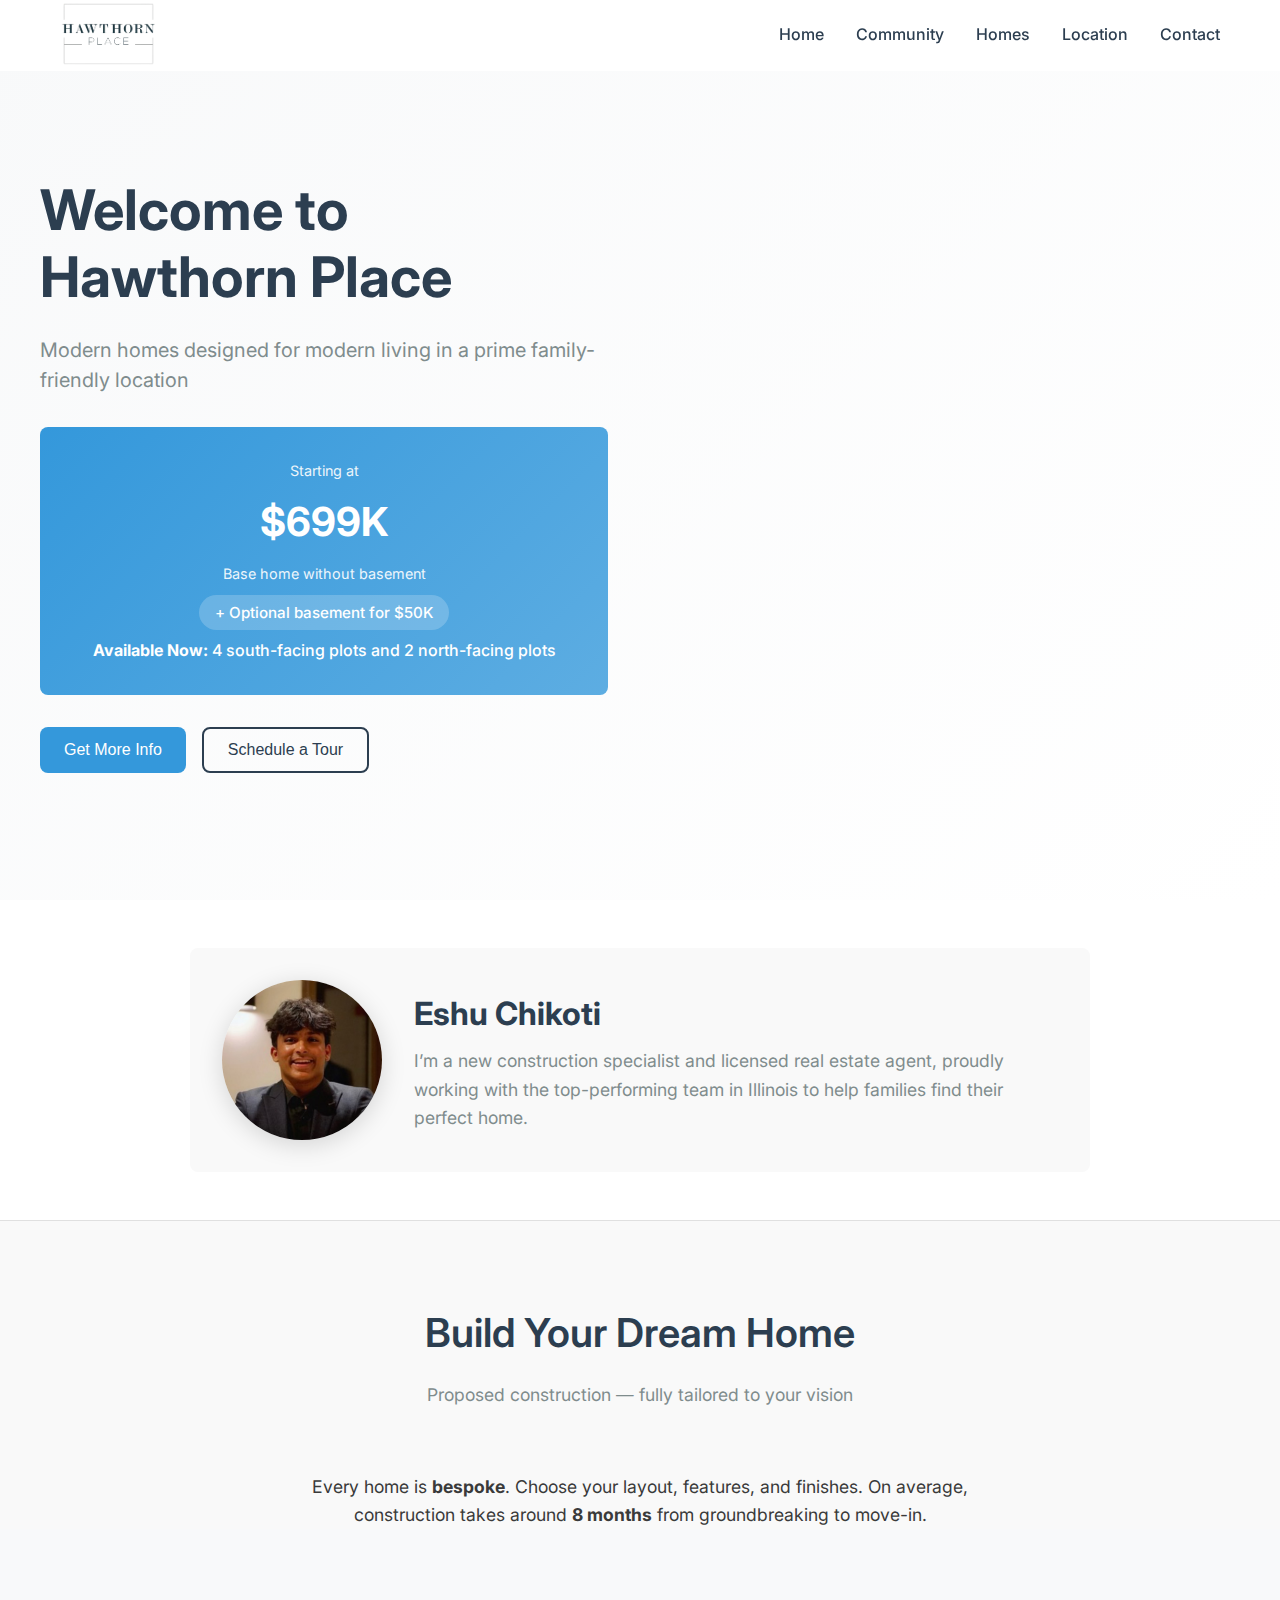
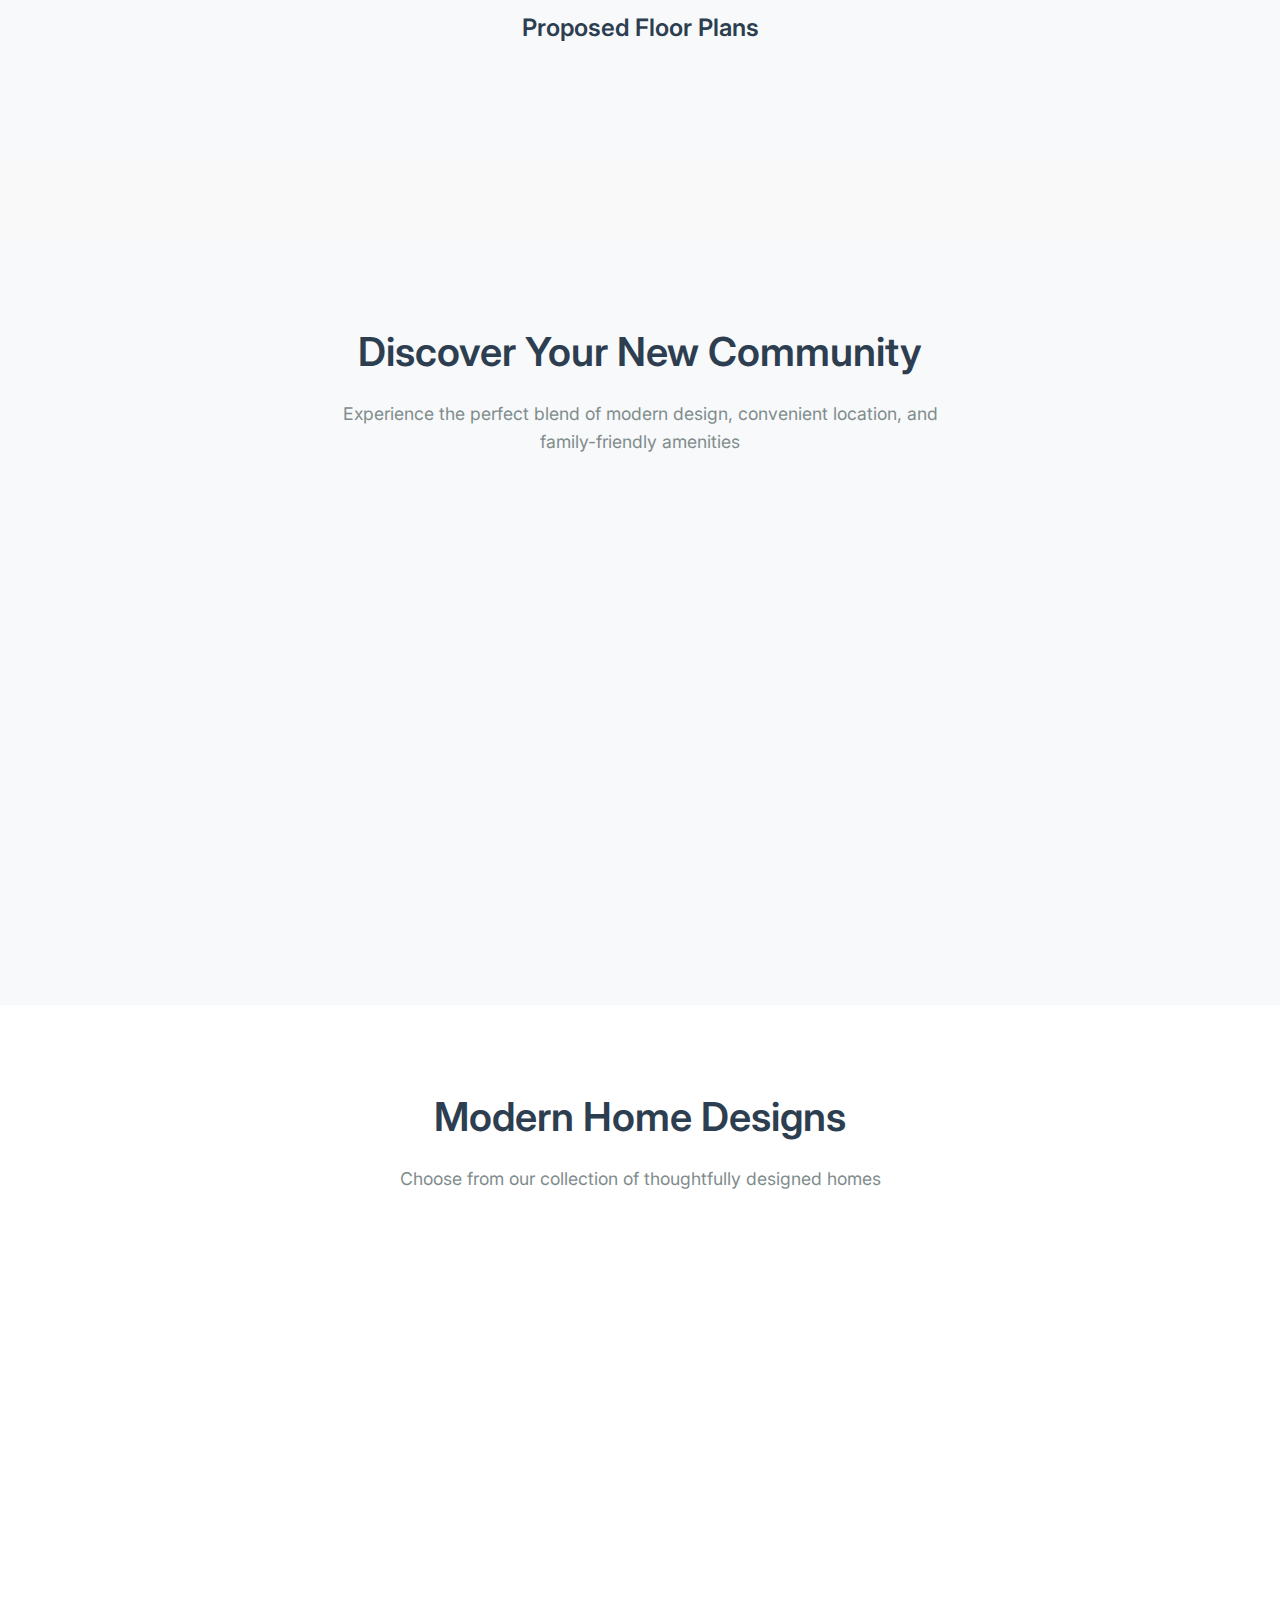
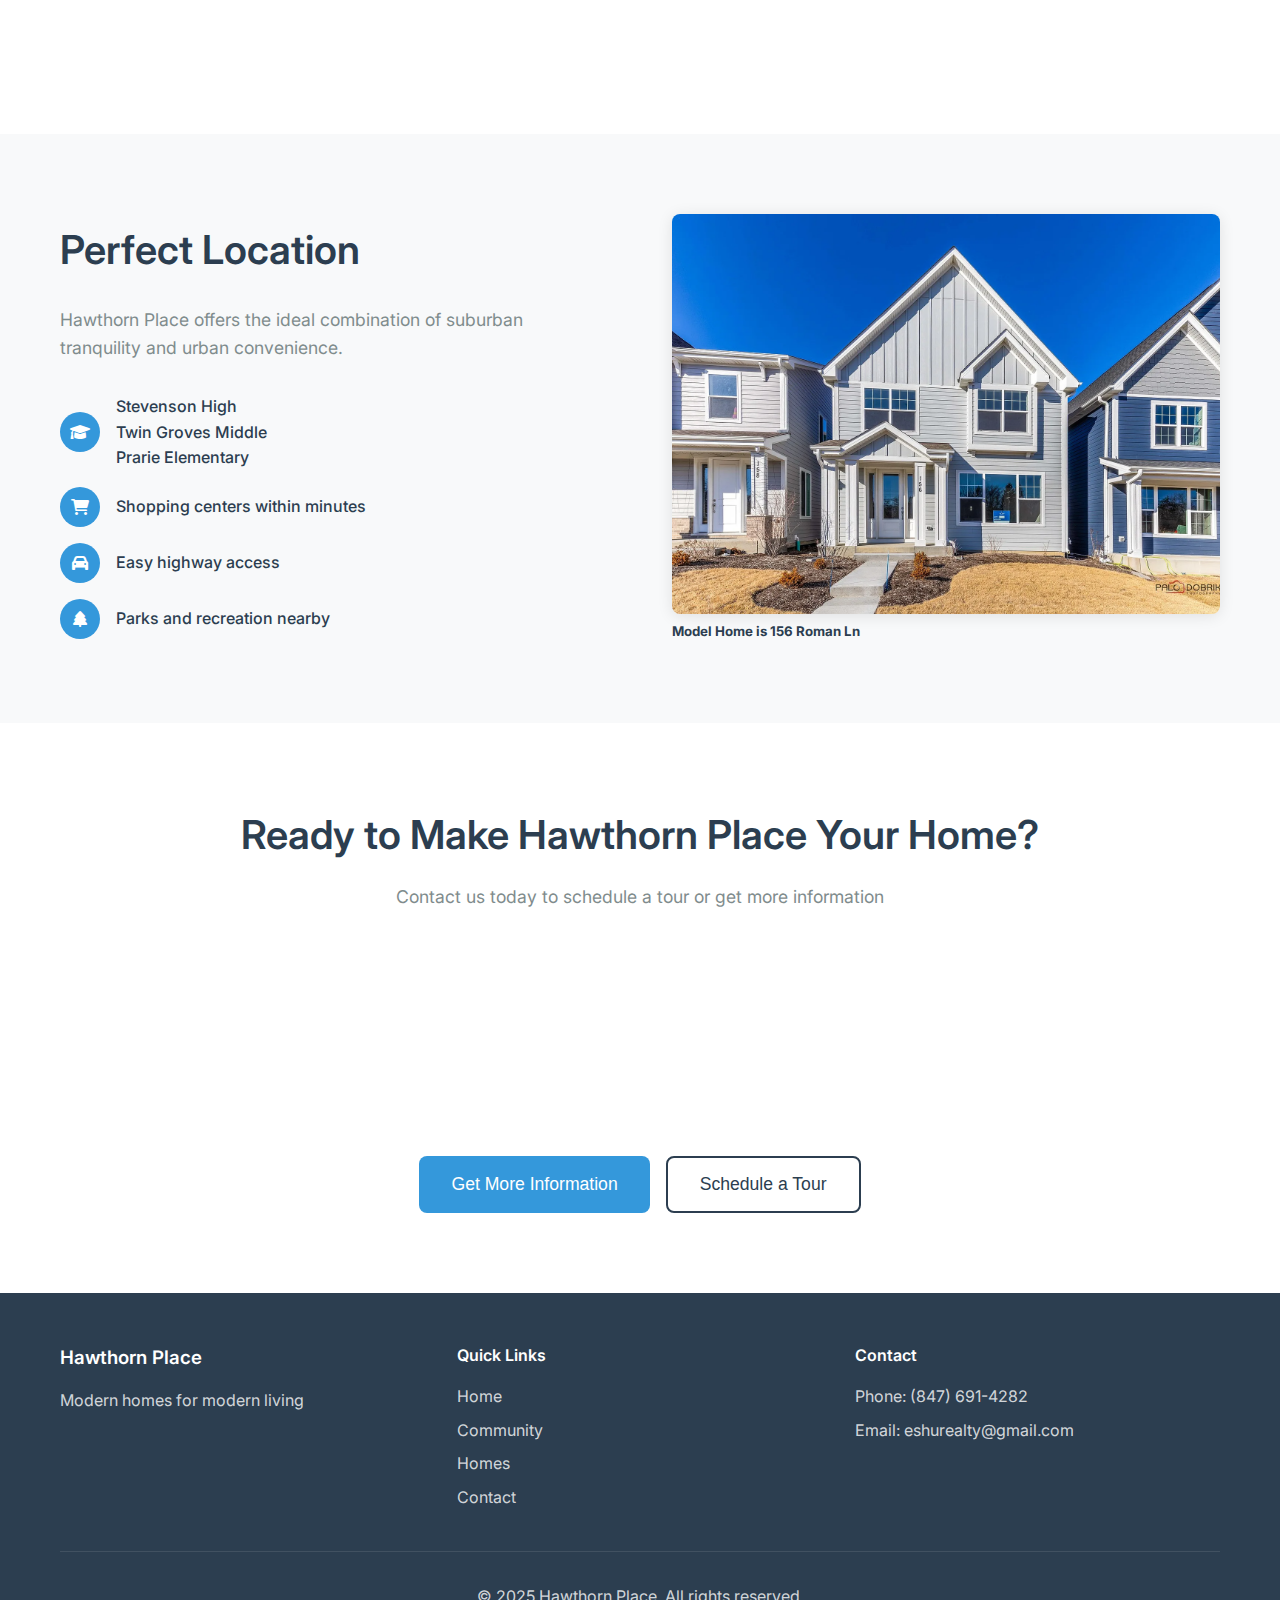
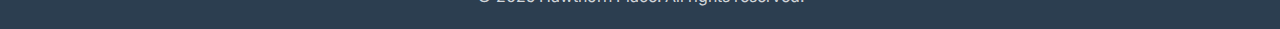
<file: index.html>
<!doctype html>
<html lang="en">
  <head>
    <meta charset="UTF-8" />
    <link rel="icon" type="image/svg+xml" href="/vite.svg" />
    <meta name="viewport" content="width=device-width, initial-scale=1.0" />
    <title>Hawthorn Place - Modern Homes Starting at $699K</title>
    <link href="https://fonts.googleapis.com/css2?family=Inter:wght@300;400;500;600;700&display=swap" rel="stylesheet">
    <link rel="stylesheet" href="https://cdnjs.cloudflare.com/ajax/libs/font-awesome/6.0.0/css/all.min.css">
    <link rel="stylesheet" href="/style.css">
  </head>
  <body>
    <!-- Navigation -->
    <nav class="navbar">
      <div class="nav-container">
        <div>
          <img src="pictures/logo.png" class="logo">
        </div>
        <div class="nav-menu">
          <a href="#home" class="nav-link">Home</a>
          <a href="#community" class="nav-link">Community</a>
          <a href="#homes" class="nav-link">Homes</a>
          <a href="#location" class="nav-link">Location</a>
          <a href="#contact" class="nav-link">Contact</a>
        </div>
        <div class="nav-toggle">
          <span></span>
          <span></span>
          <span></span>
        </div>
      </div>
    </nav>

    <!-- Hero Section -->
      <section id="home" class="hero">
        <div class="hero-content">
          <div class="hero-text">
            <h1 class="hero-title">Welcome to Hawthorn Place</h1>
            <p class="hero-subtitle">Modern homes designed for modern living in a prime family-friendly location</p>
            <div class="pricing-highlight">
              <div class="price-box">
                <span class="price-label">Starting at</span>
                <span class="price-amount">$699K</span>
                <span class="price-detail">Base home without basement</span>
              </div>
              <div class="price-addon">
                <span class="addon-text">+ Optional basement for $50K</span>
              </div>
              <div class="plot-availability">
                <p><strong>Available Now:</strong> 4 south-facing plots and 2 north-facing plots</p>
              </div>
            </div>
            <div class="hero-buttons">
              <button class="btn btn-primary" onclick="openModal()">Get More Info</button>
              <button class="btn btn-secondary" onclick="scrollToSection('contact')">Schedule a Tour</button>
            </div>
          </div>
        </div>
      </section>
    <section id="hero-side" class="hero-side-rect">
      <img src="/pictures/profile.png" alt="Eshu Chikoti" class="profile-pic-rect" />
      <div class="hero-side-text">
        <h2>Eshu Chikoti</h2>
        <p>I’m a new construction specialist and licensed real estate agent, proudly working with the top-performing team in Illinois to help families find their perfect home.</p>
      </div>
    </section>    

    <!-- Custom Build Section -->
    <section id="custom-build" class="custom-build-section">
      <div class="container">
        <div class="section-header">
          <h2>Build Your Dream Home</h2>
          <p class="section-subtitle">Proposed construction — fully tailored to your vision</p>
        </div>
        <div class="custom-build-text animate-in">
          <p>
            Every home is <strong>bespoke</strong>. Choose your layout, features, and finishes. On average, construction takes around <strong>8 months</strong> from groundbreaking to move-in.
          </p>
        </div>
      </div>
      <section class="reviews" id="reviews">
        <h2>Proposed Floor Plans</h2>
        <div class="reviews-slider scrollable">
          <div class="reviews-track scroll-track"></div>
        </div>
      </section>
    </section>


    <!-- Community Overview -->
    <section id="community" class="community-section">
      <div class="container">
        <div class="section-header">
          <h2>Discover Your New Community</h2>
          <p>Experience the perfect blend of modern design, convenient location, and family-friendly amenities</p>
        </div>
        <div class="features-grid">
          <div class="feature-card">
            <div class="feature-icon">
              <i class="fas fa-home"></i>
            </div>
            <h3>Fully Customizable Homes</h3>
            <p>Every home is bespoke—designed exactly the way you want it. We use premium interior finishes and include a 1-year full builder warranty for peace of mind.</p>
          </div>
          <div class="feature-card">
            <div class="feature-icon">
              <i class="fas fa-map-marker-alt"></i>
            </div>
            <h3>Unmatched Location & Value</h3>
            <p>Located in the top-rated Stevenson School District. No other new construction offers fully custom single-family homes under $700K in this area.</p>
          </div>
          <div class="feature-card">
            <div class="feature-icon">
              <i class="fas fa-users"></i>
            </div>
            <h3>Thriving Neighborhood</h3>
            <p>Two parks within walking distance, with a brand-new daycare and Starbucks coming soon—helping keep property values strong and the community active.</p>
          </div>
        </div>
      </div>
    </section>

    <!-- Homes Section -->
    <section id="homes" class="homes-section">
      <div class="container">
        <div class="section-header">
          <h2>Modern Home Designs</h2>
          <p>Choose from our collection of thoughtfully designed homes</p>
        </div>
        <div class="homes-grid">
          <div class="home-card">
            <img src="/pictures/kitchen.png" alt="Modern kitchen" />
            <div class="home-info">
              <h3>Open Concept Living</h3>
              <p>Spacious kitchens with great lighting, modern appliances and real hardwood</p>
            </div>
          </div>
          <div class="home-card">
            <img src="/pictures/bathroom.png" alt="Modern bedroom" />
            <div class="home-info">
              <h3>Comfortable Rooms</h3>
              <p>Well-appointed rooms with ample natural light and storage space</p>
            </div>
          </div>
          <div class="home-card">
            <img src="/pictures/shower.png" alt="Modern bathroom" />
            <div class="home-info">
              <h3>Luxury Bathrooms</h3>
              <p>Spa-like bathrooms with premium fixtures and elegant finishes</p>
            </div>
          </div>
        </div>
      </div>
    </section>

    <!-- Location Section -->
    <section id="location" class="location-section">
      <div class="container">
        <div class="location-content">
          <div class="location-text">
            <h2>Perfect Location</h2>
            <p>Hawthorn Place offers the ideal combination of suburban tranquility and urban convenience.</p>
            <div class="location-features">
              <div class="location-feature">
                <i class="fas fa-graduation-cap"></i>
                <span>Stevenson High<br> Twin Groves Middle<br> Prarie Elementary</span>
              </div>
              <div class="location-feature">
                <i class="fas fa-shopping-cart"></i>
                <span>Shopping centers within minutes</span>
              </div>
              <div class="location-feature">
                <i class="fas fa-car"></i>
                <span>Easy highway access</span>
              </div>
              <div class="location-feature">
                <i class="fas fa-tree"></i>
                <span>Parks and recreation nearby</span>
              </div>
            </div>
          </div>
          <div class="location-image">
            <img src="/pictures/one.png" alt="Community area" />
            <h5>Model Home is 156 Roman Ln</h5>
          </div>
        </div>
      </div>
    </section>

    <!-- Contact Section -->
    <section id="contact" class="contact-section">
      <div class="container">
        <div class="section-header">
          <h2>Ready to Make Hawthorn Place Your Home?</h2>
          <p>Contact us today to schedule a tour or get more information</p>
        </div>
        <div class="contact-content">
          <div class="contact-info">
            <div class="contact-item">
              <i class="fas fa-phone"></i>
              <div>
                <h4>Call Us</h4>
                <a href="sms:+12247631518?&body=Hi!%20I'm%20interested%20in%20working%20with%20you.">(847) 691-4282</a>
              </div>
            </div>
            <div class="contact-item">
              <i class="fas fa-envelope"></i>
              <div>
                <h4>Email Us</h4>
                <a href="mailto:eshurealty@gmail.com">eshurealty@gmail.com</a>
              </div>
            </div>
            <div class="contact-item">
              <i class="fas fa-map-marker-alt"></i>
              <div>
                <h4>Visit Us</h4>
                <p>Hawthorn Woods, IL<br>156 Roman Ln</p>
              </div>
            </div>
          </div>
          <div class="cta-buttons">
            <button class="btn btn-primary btn-large" onclick="openModal()">Get More Information</button>
            <button class="btn btn-secondary btn-large">Schedule a Tour</button>
          </div>
        </div>
      </div>
    </section>

    <!-- Footer -->
    <footer class="footer">
      <div class="container">
        <div class="footer-content">
          <div class="footer-section">
            <h3>Hawthorn Place</h3>
            <p>Modern homes for modern living</p>
          </div>
          <div class="footer-section">
            <h4>Quick Links</h4>
            <a href="#home">Home</a>
            <a href="#community">Community</a>
            <a href="#homes">Homes</a>
            <a href="#contact">Contact</a>
          </div>
          <div class="footer-section">
            <h4>Contact</h4>
            <a href="sms:+12247631518?&body=Hi!%20I'm%20interested%20in%20working%20with%20you.">Phone: (847) 691-4282</a>
            <a href="mailto:eshurealty@gmail.com">Email: eshurealty@gmail.com</a>
          </div>
        </div>
        <div class="footer-bottom">
          <p>&copy; 2025 Hawthorn Place. All rights reserved.</p>
        </div>
      </div>
    </footer>

    <!-- Email Signup Modal -->
    <div id="emailModal" class="modal">
      <div class="modal-content">
        <span class="close" onclick="closeModal()">&times;</span>
        <div class="modal-header">
          <h2>Access Exclusive Information</h2>
          <p>Sign up to receive detailed floor plans, pricing, and exclusive updates about Hawthorn Place</p>
        </div>
        <form class="modal-form" action="https://formsubmit.co/93c113c75972e478203ba9f0df565fbf" method="POST">
          <div class="form-group">
            <label for="firstName">First Name</label>
            <input type="text" id="firstName" name="firstName" required>
          </div>
          <div class="form-group">
            <label for="lastName">Last Name</label>
            <input type="text" id="lastName" name="lastName" required>
          </div>
          <div class="form-group">
            <label for="email">Email Address</label>
            <input type="email" id="email" name="email" required>
          </div>
          <div class="form-group">
            <label for="phone">Phone Number</label>
            <input type="tel" id="phone" name="phone" required pattern="[0-9]{10}" placeholder="e.g. 8475551234">
          </div>
          <input type="hidden" name="_next" value="https://chikotirealestate.com">
          <input type="hidden" name="_captcha" value="false">
          <button type="submit" class="btn btn-primary btn-full">Get Exclusive Access</button>
        </form>
      </div>
    </div>
    <script type="module" src="/mainPage.js"></script>
  </body>
</html>
</file>
<file: style.css>
/* Reset and Base Styles */
* {
  margin: 0;
  padding: 0;
  box-sizing: border-box;
}

html {
  scroll-behavior: smooth;
}

:root {
  --primary-color: #2c3e50;
  --secondary-color: #3498db;
  --accent-color: #f39c12;
  --text-dark: #2c3e50;
  --text-light: #7f8c8d;
  --background-light: #ffffff;
  --background-gray: #f8f9fa;
  --border-color: #e9ecef;
  --shadow: 0 2px 15px rgba(0, 0, 0, 0.1);
  --shadow-hover: 0 5px 25px rgba(0, 0, 0, 0.15);
  --border-radius: 8px;
  --transition: all 0.3s ease;
}

body {
  font-family: 'Inter', -apple-system, BlinkMacSystemFont, 'Segoe UI', Roboto, sans-serif;
  line-height: 1.6;
  color: var(--text-dark);
  background-color: var(--background-light);
  overflow-x: hidden;
}

.container {
  max-width: 1200px;
  margin: 0 auto;
  padding: 0 20px;
}

/* Navigation */
.navbar {
  position: fixed;
  top: 0;
  left: 0;
  right: 0;
  background: rgba(255, 255, 255, 0.95);
  backdrop-filter: blur(10px);
  z-index: 1000;
  transition: var(--transition);
  border-bottom: 1px solid transparent;
}

.navbar.scrolled {
  background: rgba(255, 255, 255, 0.98);
  border-bottom-color: var(--border-color);
  box-shadow: var(--shadow);
}

.nav-container {
  max-width: 1200px;
  margin: 0 auto;
  padding: 0 20px;
  display: flex;
  justify-content: space-between;
  align-items: center;
  height: 70px;
}
.logo{
  padding-top: 1rem;
  height:90px;
}

.nav-menu {
  display: flex;
  gap: 2rem;
}

.nav-link {
  text-decoration: none;
  color: var(--text-dark);
  font-weight: 500;
  transition: var(--transition);
  position: relative;
}

.nav-link:hover {
  color: var(--secondary-color);
}

.nav-link::after {
  content: '';
  position: absolute;
  bottom: -5px;
  left: 0;
  width: 0;
  height: 2px;
  background: var(--secondary-color);
  transition: var(--transition);
}

.nav-link:hover::after {
  width: 100%;
}

.nav-toggle {
  display: none;
  flex-direction: column;
  cursor: pointer;
  gap: 4px;
}

.nav-toggle span {
  width: 25px;
  height: 3px;
  background: var(--primary-color);
  transition: var(--transition);
}

.nav-toggle.active span:nth-child(1) {
  transform: rotate(45deg) translate(5px, 5px);
}

.nav-toggle.active span:nth-child(2) {
  opacity: 0;
}

.nav-toggle.active span:nth-child(3) {
  transform: rotate(-45deg) translate(7px, -6px);
}

/* Hero Section */
.hero {
  min-height: 100vh;
  min-width: 300px;
  flex: 1 1 60%;
  display: flex;
  align-items: center;
  padding: 100px 20px 50px;
  background: linear-gradient(135deg, #f8f9fa 0%, #ffffff 100%);
}

.hero-content {
  max-width: 1200px;
  margin: 0 auto;
  display: grid;
  grid-template-columns: 1fr 1fr;
  gap: 4rem;
  align-items: center;
}

.hero-title {
  font-size: 3.5rem;
  font-weight: 700;
  line-height: 1.2;
  margin-bottom: 1.5rem;
  color: var(--primary-color);
}

.hero-subtitle {
  font-size: 1.25rem;
  color: var(--text-light);
  margin-bottom: 2rem;
  line-height: 1.5;
}

.pricing-highlight {
  background: linear-gradient(135deg, var(--secondary-color), #5dade2);
  padding: 2rem;
  border-radius: var(--border-radius);
  margin-bottom: 2rem;
  min-width: 315px;
  color: white;
  text-align: center;
}

.price-box {
  display: flex;
  flex-direction: column;
  align-items: center;
  margin-bottom: 1rem;
}

.price-label {
  font-size: 0.9rem;
  opacity: 0.9;
  margin-bottom: 0.5rem;
}

.price-amount {
  font-size: 2.5rem;
  font-weight: 700;
  margin-bottom: 0.5rem;
}

.price-detail {
  font-size: 0.9rem;
  opacity: 0.9;
}

.price-addon {
  font-size: 0.95rem;
  font-weight: 500;
}

.addon-text {
  padding: 0.5rem 1rem;
  background: rgba(255, 255, 255, 0.2);
  border-radius: 25px;
}

.hero-buttons {
  display: flex;
  gap: 1rem;
  flex-wrap: wrap;
}

.hero-image img {
  width: 100%;
  height: 500px;
  object-fit: cover;
  border-radius: var(--border-radius);
  box-shadow: var(--shadow-hover);
}
@media (max-width: 768px) {

  .hero, .hero-side {
    width: 100%;
    padding: 50px 0;
  }

  .hero-content {
    display: flex;
    flex-direction: column;
    align-items: center;
    text-align: center;
  }

  .hero-text {
    order: 1;
    text-align: center;
    align-items: center;
  }

  .hero-buttons {
    justify-content: center;
  }

  .pricing-highlight {
    text-align: center;
  }
  .hero-side-rect {
    flex-direction: column;
    text-align: center;
  }

  .profile-pic-rect {
    margin-bottom: 1rem;
  }
}
.hero-side-rect {
  display: flex;
  align-items: center;
  gap: 2rem;
  background: #f9f9f9;
  padding: 2rem;
  border-radius: var(--border-radius);
  max-width: 900px;
  margin: 3rem auto;
}

.profile-pic-rect {
  width: 160px;
  height: 160px;
  border-radius: 50%;
  object-fit: cover;
  box-shadow: var(--shadow-hover);
}

.hero-side-text h2 {
  font-size: 2rem;
  color: var(--primary-color);
  margin-bottom: 0.5rem;
}

.hero-side-text p {
  font-size: 1.1rem;
  color: var(--text-light);
  line-height: 1.6;
  max-width: 600px;
}




/* Buttons */
.btn {
  padding: 12px 24px;
  border: none;
  border-radius: var(--border-radius);
  cursor: pointer;
  font-weight: 500;
  font-size: 1rem;
  transition: var(--transition);
  text-decoration: none;
  display: inline-block;
  text-align: center;
}

.btn-primary {
  background: var(--secondary-color);
  color: white;
}

.btn-primary:hover {
  background: #2980b9;
  transform: translateY(-2px);
  box-shadow: var(--shadow-hover);
}

.btn-secondary {
  background: transparent;
  color: var(--primary-color);
  border: 2px solid var(--primary-color);
}

.btn-secondary:hover {
  background: var(--primary-color);
  color: white;
  transform: translateY(-2px);
}

.btn-large {
  padding: 16px 32px;
  font-size: 1.1rem;
}

.btn-full {
  width: 100%;
}

.custom-build-section {
  padding: 80px 0;
  background-color: #f9f9f9;
  border-top: 1px solid #e0e0e0;
}

.section-subtitle {
  font-size: 1rem;
  color: #6b7280;
  margin-top: 10px;
}

.custom-build-text {
  font-size: 1.1rem;
  color: #3A3A3A;
  line-height: 1.6;
  max-width: 700px;
  margin: 20px auto 0;
  text-align: center;
}

/* Sections */
.section-header {
  text-align: center;
  margin-bottom: 4rem;
}

.section-header h2 {
  font-size: 2.5rem;
  font-weight: 600;
  margin-bottom: 1rem;
  color: var(--primary-color);
}

.section-header p {
  font-size: 1.1rem;
  color: var(--text-light);
  max-width: 600px;
  margin: 0 auto;
}

/* Community Section */
.community-section {
  padding: 80px 0;
  background: var(--background-gray);
}

.features-grid {
  display: grid;
  grid-template-columns: repeat(auto-fit, minmax(300px, 1fr));
  gap: 2rem;
}

.feature-card {
  background: white;
  padding: 2.5rem;
  border-radius: var(--border-radius);
  text-align: center;
  box-shadow: var(--shadow);
  transition: var(--transition);
  opacity: 0;
  transform: translateY(30px);
}

.feature-card.animate-in {
  opacity: 1;
  transform: translateY(0);
}

.feature-card:hover {
  transform: translateY(-5px);
  box-shadow: var(--shadow-hover);
}

.feature-icon {
  width: 80px;
  height: 80px;
  background: linear-gradient(135deg, var(--secondary-color), #5dade2);
  border-radius: 50%;
  display: flex;
  align-items: center;
  justify-content: center;
  margin: 0 auto 1.5rem;
  color: white;
  font-size: 1.5rem;
}

.feature-card h3 {
  font-size: 1.5rem;
  font-weight: 600;
  margin-bottom: 1rem;
  color: var(--primary-color);
}

.feature-card p {
  color: var(--text-light);
  line-height: 1.6;
}
/* Reviews Section */
.reviews {
  padding: 5rem 1rem;
  background: var(--background-gray);
}

.reviews h2 {
  text-align: center;
  font-size: 2.5rem;
  font-weight: 600;
  margin-bottom: 4rem;
  color: var(--primary-color);
}

.reviews-slider {
  position: relative;
  max-width: var(--max-width);
  margin: 0 auto;
  overflow: hidden;
  padding: 0 20px;
}

.reviews-track {
  display: flex;
  gap: 2rem;
  transition: transform 0.5s;
}

.review-card {
  flex: 0 0 100%;
  background: white;
  padding: 2.5rem;
  border-radius: var(--border-radius);
  box-shadow: var(--shadow);
  text-align: center;
  transition: var(--transition);
}

.review-img {
  width: 100%;
  max-height: 500px;
  object-fit: contain;
  border-radius: 12px;
  box-shadow: 0 4px 12px rgba(0,0,0,0.1);
}

.reviews h2 {
  text-align: center;
  font-size: 1.5rem;
  font-weight: 600;
  margin-bottom: 2rem;
  color: var(--primary-color);
}

.slider-controls {
  display: flex;
  justify-content: center;
  gap: 1rem;
  margin-top: 2.5rem;
}

.scrollable {
  overflow-x: auto;
  overflow-y: hidden;
  -webkit-overflow-scrolling: touch;
  scroll-snap-type: x mandatory;
}

.scroll-track {
  display: flex;
  gap: 1rem;
  scroll-snap-align: start;
}

.review-card {
  flex: 0 0 auto;
  width: 90vw; /* Or 300px, or whatever width you want */
  scroll-snap-align: start;
  border-radius: 0.5rem;
  overflow: hidden;
  box-shadow: 0 4px 10px rgba(0,0,0,0.1);
}

/* Homes Section */
.homes-section {
  padding: 80px 0;
}

.homes-grid {
  display: grid;
  grid-template-columns: repeat(auto-fit, minmax(350px, 1fr));
  gap: 2rem;
}

.home-card {
  background: white;
  border-radius: var(--border-radius);
  overflow: hidden;
  box-shadow: var(--shadow);
  transition: var(--transition);
  opacity: 0;
  transform: translateY(30px);
}

.home-card.animate-in {
  opacity: 1;
  transform: translateY(0);
}

.home-card:hover {
  transform: translateY(-5px);
  box-shadow: var(--shadow-hover);
}

.home-card img {
  width: 100%;
  height: 250px;
  object-fit: cover;
}

.home-info {
  padding: 1.5rem;
}

.home-info h3 {
  font-size: 1.25rem;
  font-weight: 600;
  margin-bottom: 0.5rem;
  color: var(--primary-color);
}

.home-info p {
  color: var(--text-light);
}

/* Location Section */
.location-section {
  padding: 80px 0;
  background: var(--background-gray);
}

.location-content {
  display: grid;
  grid-template-columns: 1fr 1fr;
  gap: 4rem;
  align-items: center;
}

.location-text h2 {
  font-size: 2.5rem;
  font-weight: 600;
  margin-bottom: 1.5rem;
  color: var(--primary-color);
}

.location-text p {
  font-size: 1.1rem;
  color: var(--text-light);
  margin-bottom: 2rem;
  line-height: 1.6;
}

.location-features {
  display: flex;
  flex-direction: column;
  gap: 1rem;
}

.location-feature {
  display: flex;
  align-items: center;
  gap: 1rem;
  font-weight: 500;
}

.location-feature i {
  width: 40px;
  height: 40px;
  background: var(--secondary-color);
  color: white;
  border-radius: 50%;
  display: flex;
  align-items: center;
  justify-content: center;
}

.location-image img {
  width: 100%;
  height: 400px;
  object-fit: cover;
  border-radius: var(--border-radius);
  box-shadow: var(--shadow);
}
.plot-availability {
  margin-top: 12px;
  font-size: 1rem;
  font-weight: 500;
}


/* Contact Section */
.contact-section {
  padding: 80px 0;
}

.contact-content {
  display: flex;
  flex-direction: column;
  align-items: center;
  gap: 3rem;
}

.contact-info {
  display: grid;
  grid-template-columns: repeat(auto-fit, minmax(250px, 1fr));
  gap: 2rem;
  width: 100%;
}

.contact-item {
  display: flex;
  align-items: center;
  gap: 1rem;
  padding: 1.5rem;
  background: var(--background-gray);
  border-radius: var(--border-radius);
  opacity: 0;
  transform: translateY(30px);
  transition: var(--transition);
}

.contact-item.animate-in {
  opacity: 1;
  transform: translateY(0);
}

.contact-item i {
  width: 50px;
  height: 50px;
  background: var(--secondary-color);
  color: white;
  border-radius: 50%;
  display: flex;
  align-items: center;
  justify-content: center;
  font-size: 1.2rem;
}

.contact-item h4 {
  font-weight: 600;
  margin-bottom: 0.5rem;
  color: var(--primary-color);
}

.contact-item p {
  color: var(--text-light);
  margin: 0;
}

.cta-buttons {
  display: flex;
  gap: 1rem;
  flex-wrap: wrap;
  justify-content: center;
}

/* Footer */
.footer {
  background: var(--primary-color);
  color: white;
  padding: 50px 0 20px;
}

.footer-content {
  display: grid;
  grid-template-columns: repeat(auto-fit, minmax(250px, 1fr));
  gap: 2rem;
  margin-bottom: 2rem;
}

.footer-section h3,
.footer-section h4 {
  margin-bottom: 1rem;
  font-weight: 600;
}

.footer-section a {
  color: rgba(255, 255, 255, 0.8);
  text-decoration: none;
  display: block;
  margin-bottom: 0.5rem;
  transition: var(--transition);
}

.footer-section a:hover {
  color: white;
}

.footer-section p {
  color: rgba(255, 255, 255, 0.8);
  margin-bottom: 0.5rem;
}

.footer-bottom {
  text-align: center;
  padding-top: 2rem;
  border-top: 1px solid rgba(255, 255, 255, 0.1);
  color: rgba(255, 255, 255, 0.8);
}

/* Modal */
.modal {
  display: none;
  position: fixed;
  z-index: 2000;
  left: 0;
  top: 0;
  width: 100%;
  height: 100%;
  background-color: rgba(0, 0, 0, 0.5);
  backdrop-filter: blur(5px);
}

.modal-content {
  background-color: white;
  margin: 5% auto;
  padding: 0;
  border-radius: var(--border-radius);
  width: 90%;
  max-width: 500px;
  position: relative;
  box-shadow: var(--shadow-hover);
  animation: modalSlideIn 0.3s ease;
}

@keyframes modalSlideIn {
  from {
    transform: translateY(-50px);
    opacity: 0;
  }
  to {
    transform: translateY(0);
    opacity: 1;
  }
}

.close {
  position: absolute;
  top: 15px;
  right: 20px;
  color: var(--text-light);
  font-size: 28px;
  font-weight: bold;
  cursor: pointer;
  transition: var(--transition);
}

.close:hover {
  color: var(--text-dark);
}

.modal-header {
  padding: 2rem;
  text-align: center;
}

.modal-header h2 {
  font-size: 1.8rem;
  font-weight: 600;
  margin-bottom: 1rem;
  color: var(--primary-color);
}

.modal-header p {
  color: var(--text-light);
  line-height: 1.6;
}

.modal-form {
  padding: 0 2rem 2rem;
}

.form-group {
  margin-bottom: 1.5rem;
}

.form-group label {
  display: block;
  margin-bottom: 0.5rem;
  font-weight: 500;
  color: var(--text-dark);
}

.form-group input {
  width: 100%;
  padding: 12px;
  border: 2px solid var(--border-color);
  border-radius: var(--border-radius);
  font-size: 1rem;
  transition: var(--transition);
}

.form-group input:focus {
  outline: none;
  border-color: var(--secondary-color);
  box-shadow: 0 0 0 3px rgba(52, 152, 219, 0.1);
}

/* Responsive Design */
@media (max-width: 768px) {
  .nav-menu {
    position: fixed;
    top: 70px;
    left: -100%;
    width: 100%;
    height: calc(100vh - 70px);
    background: white;
    flex-direction: column;
    justify-content: flex-start;
    align-items: center;
    padding: 2rem;
    transition: var(--transition);
    border-top: 1px solid var(--border-color);
  }

  .nav-menu.active {
    left: 0;
  }

  .nav-toggle {
    display: flex;
  }

  .hero-content {
    grid-template-columns: 1fr;
    gap: 2rem;
    text-align: center;
  }

  .hero-title {
    font-size: 2.5rem;
  }

  .hero-buttons {
    justify-content: center;
  }

  .pricing-highlight {
    padding: 1.5rem;
  }

  .price-amount {
    font-size: 2rem;
  }

  .section-header h2 {
    font-size: 2rem;
  }

  .features-grid {
    grid-template-columns: 1fr;
  }

  .homes-grid {
    grid-template-columns: 1fr;
  }

  .location-content {
    grid-template-columns: 1fr;
    gap: 2rem;
    text-align: center;
  }

  .location-text h2 {
    font-size: 2rem;
  }

  .contact-info {
    grid-template-columns: 1fr;
  }

  .cta-buttons {
    flex-direction: column;
    align-items: center;
  }

  .footer-content {
    grid-template-columns: 1fr;
    text-align: center;
  }

  .modal-content {
    margin: 10% auto;
    width: 95%;
  }
}

@media (max-width: 480px) {
  .container {
    padding: 0 15px;
  }

  .hero {
    padding: 100px 15px 50px;
  }

  .hero-title {
    font-size: 2rem;
  }

  .hero-subtitle {
    font-size: 1.1rem;
  }

  .btn {
    padding: 10px 20px;
    font-size: 0.9rem;
  }

  .btn-large {
    padding: 14px 28px;
    font-size: 1rem;
  }

  .feature-card,
  .home-card {
    margin: 0 15px;
  }

  .section-header h2 {
    font-size: 1.8rem;
  }

  .location-text h2 {
    font-size: 1.8rem;
  }
}

/* Animation delays for staggered entrance */
.feature-card:nth-child(1) { transition-delay: 0.1s; }
.feature-card:nth-child(2) { transition-delay: 0.2s; }
.feature-card:nth-child(3) { transition-delay: 0.3s; }

.home-card:nth-child(1) { transition-delay: 0.1s; }
.home-card:nth-child(2) { transition-delay: 0.2s; }
.home-card:nth-child(3) { transition-delay: 0.3s; }

.contact-item:nth-child(1) { transition-delay: 0.1s; }
.contact-item:nth-child(2) { transition-delay: 0.2s; }
.contact-item:nth-child(3) { transition-delay: 0.3s; }
</file>
